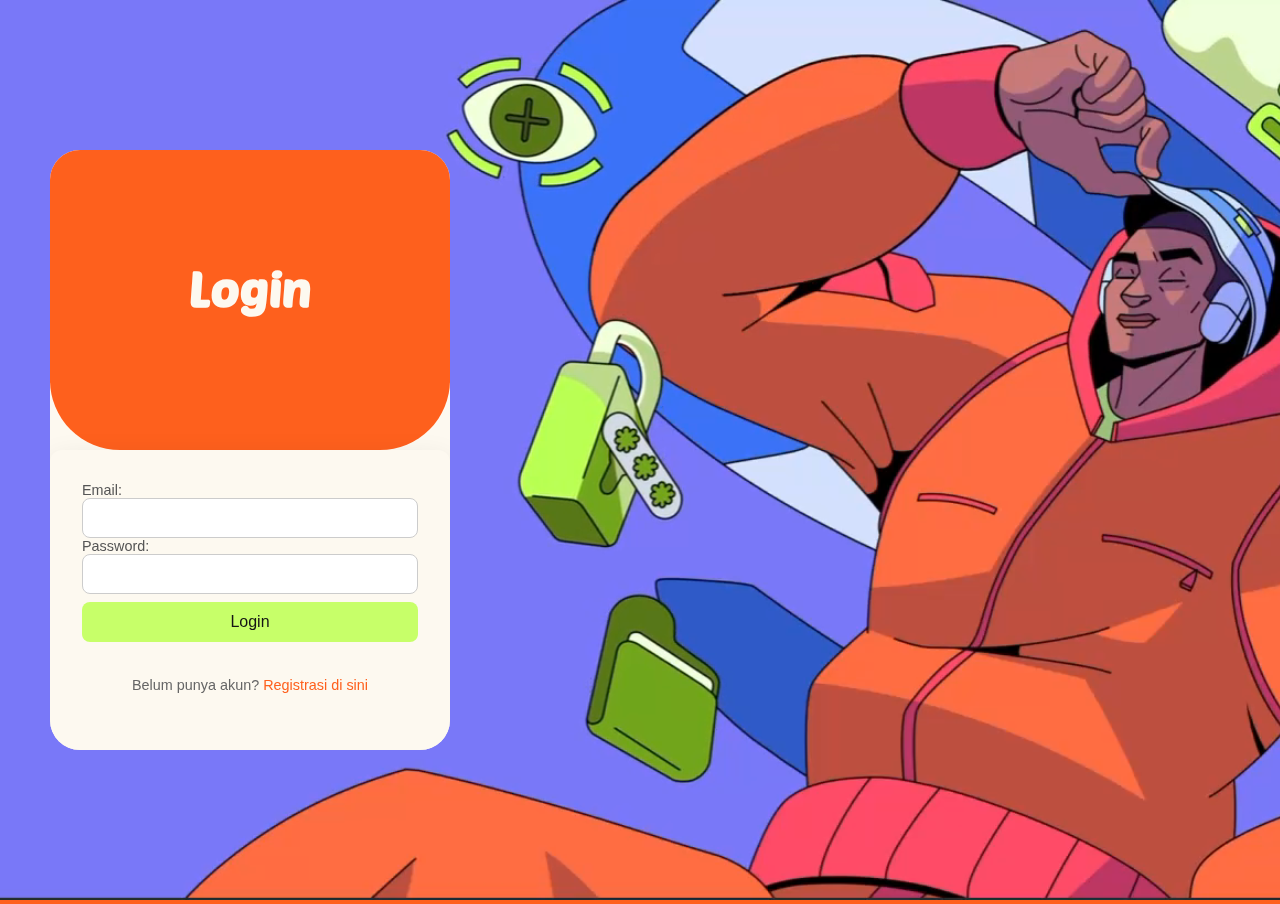
<file: index.html>
<!DOCTYPE html>
<html lang="id">
  <head>
    <meta charset="UTF-8" />
    <meta name="viewport" content="width=device-width, initial-scale=1.0" />
    <link rel="stylesheet" href="styles.css" />
    <title>Login dan Registrasi</title>
  </head>

  <body>

    <div class="video-bg">
        <video id="video" src="./Asset/login.mp4" autoplay muted loop></video>
      </div>

    <div class="container">
      <!-- Content-->
      <div class="Content">
          <h1>Login</h1>
      </div>

      <!-- Login Form -->
      <div id="loginForm">
        <form onsubmit="return handleLogin(event)">
          <label for="email">Email:</label>
          <input type="email" id="email" name="email" required />
          <label for="password">Password:</label>
          <input type="password" id="password" name="password" required />
          <button type="submit" id="button-login">Login</button>
          <div class="response"></div>
        </form>
        <p>Belum punya akun? <a href="#" onclick="toggleForms('register')">Registrasi di sini</a></p>
      </div>

      <!-- Register Form -->
      <div id="register" class="hidden">
        <form onsubmit="return handleRegister(event)">
          <label for="regFullname">Fullname:</label>
          <input type="text" id="regFullname" name="regFullname" required />
          <label for="regEmail">Email:</label>
          <input type="email" id="regEmail" name="regEmail" required />
          <label for="regPassword">Password:</label>
          <input type="password" id="regPassword" name="regPassword" required />
          <button type="submit" id="btn-regis">Registrasi</button>
          <p>Sudah punya akun? <a href="#" onclick="toggleForms('login')">Login di sini</a></p>
        </form>
        
      </div>
    </div>

    <script src="https://code.jquery.com/jquery-3.7.1.min.js"></script>

    <script>
      function toggleForms(form) {
        const loginForm = document.getElementById("loginForm");
        const registerDiv = document.getElementById("register");
        const Kontainer = document.querySelector(".container");
        const Konten = document.querySelector(".Content");
        const Judul = document.querySelector(".Content h1");
        console.log(Judul);

        if (form === "register") {
          loginForm.classList.add("hidden");
          registerDiv.classList.remove("hidden");
          Judul.innerHTML = "Registrasi";

        } else {
          loginForm.classList.remove("hidden");
          registerDiv.classList.add("hidden");
          Judul.innerHTML = "Login";
        }
      }

      function handleLogin(event) {
        event.preventDefault();

        var email = $("#email").val();
        var password = $("#password").val();

        if (!email || !password) {
          return alert("Kolom email dan password harus diisi!");
        }

        $.ajax({
          url: "https://api-todo-list-pbw.vercel.app/auth/login",
          type: "POST",
          dataType: "json",
          data: {
            email: email,
            password: password,
          },
          beforeSend: function () {
            $("#button-login").text("Mohon tunggu...");
          },
          success: function (response) {
            $("#button-login").text("Login");

            if (response.status) {
              localStorage.setItem("token", response.data.token);
              localStorage.setItem("email", response.data.email);

              window.location.href = "todo.html";
            } else {
              alert("Login gagal: " + response.message);
            }
          },
          error: function (xhr, status, error) {
            $("#button-login").text("Login");
            $(".response").html("Error: " + xhr.status + " - " + error);
          },
        });
      }

      function handleRegister(event) {
        event.preventDefault();

        var fullname = $("#regFullname").val();
        var email = $("#regEmail").val();
        var password = $("#regPassword").val();
        if (!fullname || !email || !password) {
          return alert("Kolom fullname, email, dan password harus diisi!");
        }

        $.ajax({
          url: "https://api-todo-list-pbw.vercel.app/auth/register",
          type: "POST",
          dataType: "json",
          contentType: "application/json",
          data: JSON.stringify({
            email: email,
            fullName: fullname,
            password: password,
          }),
          beforeSend: function () {
            $("#btn-regis").text("Mohon tunggu...");
          },
          success: function (response) {
            $("#btn-regis").text("Registrasi");
            alert("Registrasi berhasil! Silakan login.");
            toggleForms("login");
          },
          error: function (xhr, status, error) {
            $("#btn-regis").text("Registrasi");
            alert("Registrasi gagal: " + xhr.responseText);
          },
        });
      }
    </script>
  </body>
</html>
</file>
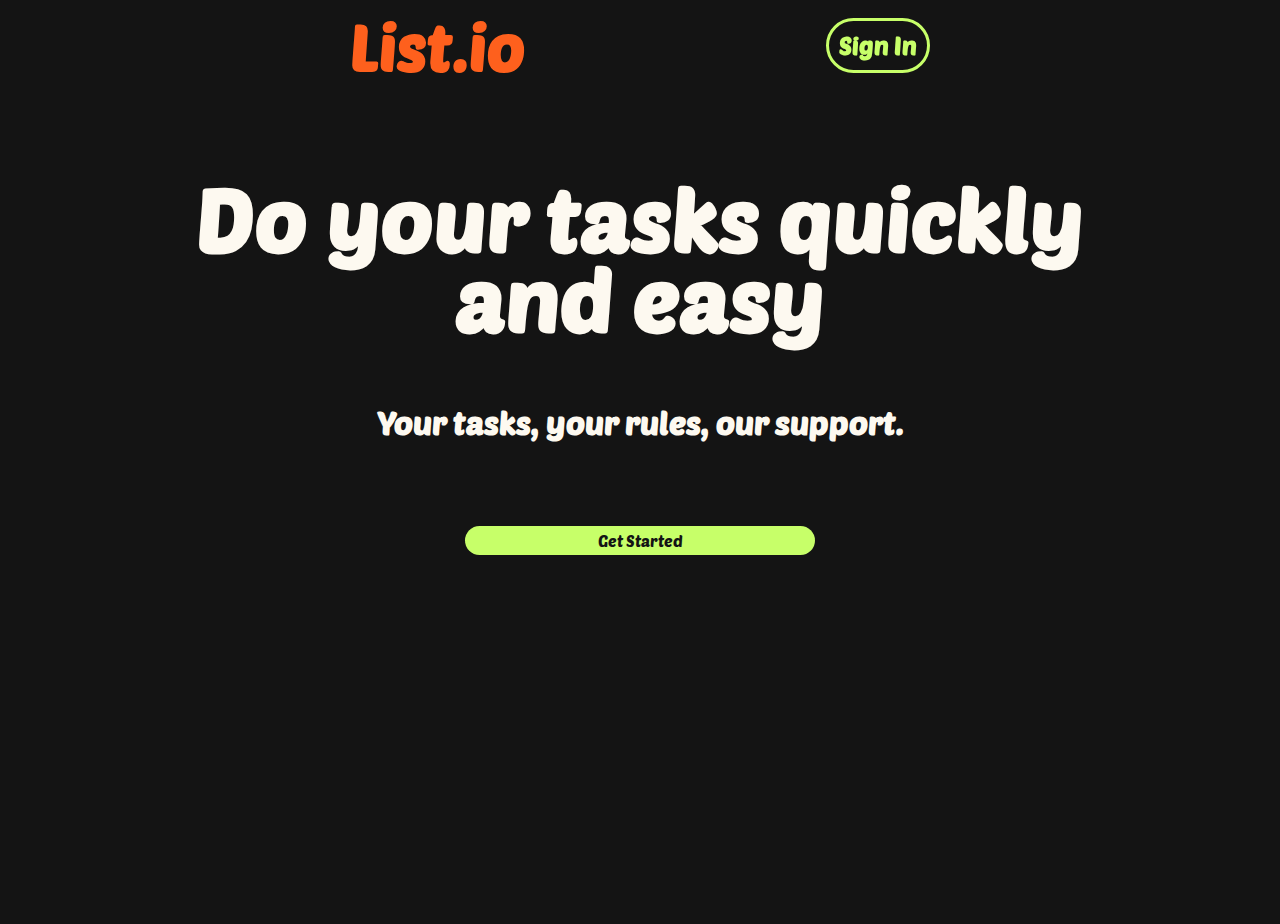
<file: LandingPage.html>
<!DOCTYPE html>
<html lang="en">
  <head>
    <meta charset="UTF-8" />
    <meta name="viewport" content="width=device-width, initial-scale=1.0" />
    <title>Document</title>
    <link rel="stylesheet" href="LandingPage.css" />
    <!-- GSAP CDN -->
    <script src="https://cdnjs.cloudflare.com/ajax/libs/gsap/3.12.2/gsap.min.js"></script>
  </head>

  <body>
    <nav>
      <h1>List.io</h1>
      <a href="./index.html"> Sign In</a>
    </nav>

    <section>
      <h1 class="headline">
        Do your tasks quickly<br />
        and easy
      </h1>
      <h1>Your tasks, your rules, our support.</h1>
      <a href="./index.html">Get Started</a>

      <div class="icon">
        <img src="./Asset/1.png" alt="" />
        <img src="./Asset/2.png" alt="" />
        <img src="./Asset/3.png" alt="" />
        <img src="./Asset/4.png" alt="" />
        <img src="./Asset/5.png" alt="" />
      </div>
    </section>

    <script>
      const images = document.querySelectorAll('.icon img');
    
      function randomizeAnimations() {
        images.forEach((img) => {
          img.style.animation = 'none';
          img.offsetHeight; // Trigger reflow
    
          const delay = Math.random() * 2;
          const duration = 4 + Math.random(); // tetap random tapi smooth
    
          img.style.animation = `popLoop ${duration}s ease-in-out ${delay}s infinite`;
        });
      }
    
      randomizeAnimations();
    </script>
    
    
    
  </body>
</html>
</file>
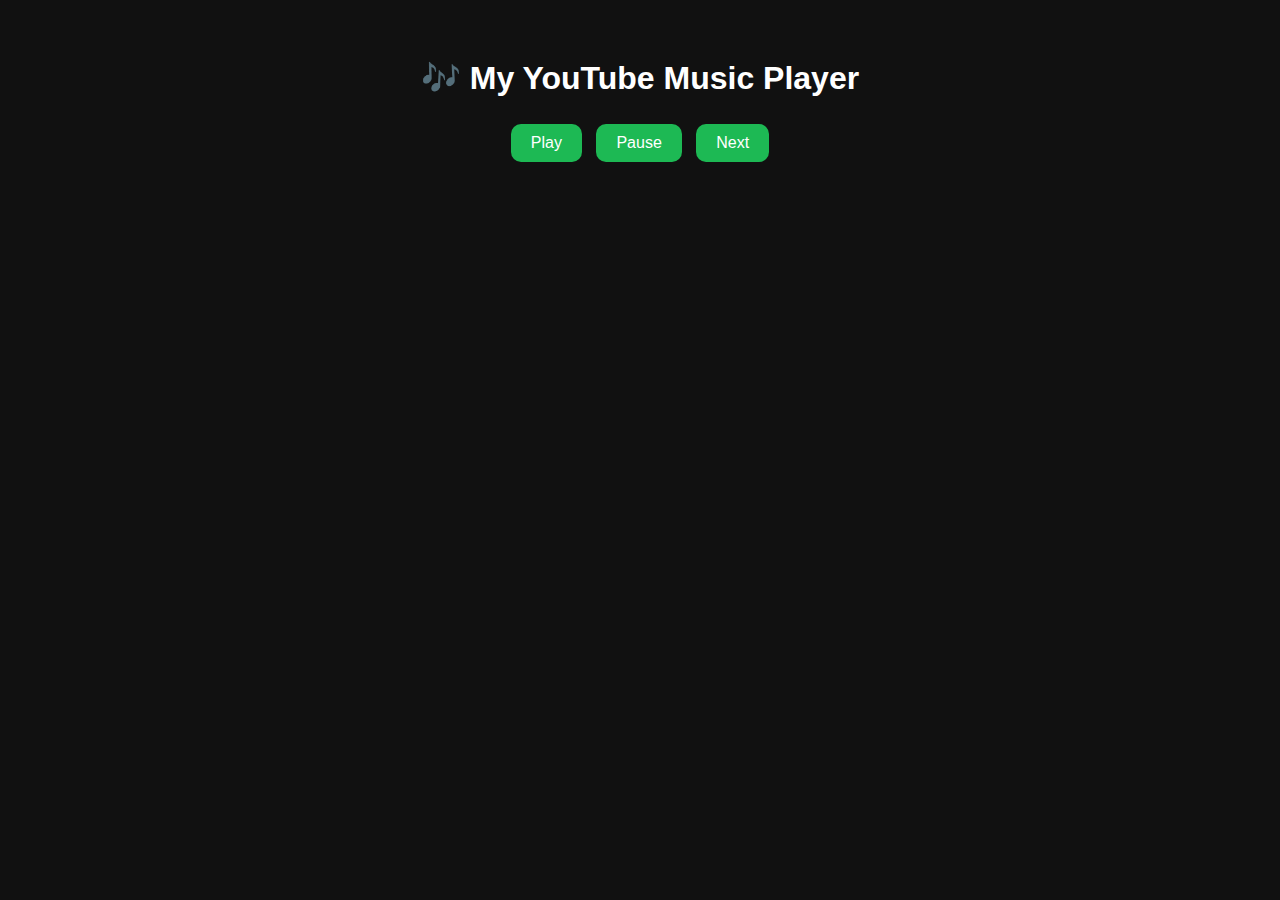
<file: test2.html>
<!DOCTYPE html>
<html lang="id">
<head>
  <meta charset="UTF-8">
  <title>Music Player</title>
  <style>
    body {
      font-family: sans-serif;
      text-align: center;
      padding: 30px;
      background-color: #111;
      color: #fff;
    }
    #player {
      margin-bottom: 20px;
    }
    button {
      margin: 5px;
      padding: 10px 20px;
      font-size: 16px;
      border-radius: 10px;
      border: none;
      background: #1db954;
      color: white;
      cursor: pointer;
    }
    button:hover {
      background: #1ed760;
    }
  </style>
</head>
<body>

  <h1>🎶 My YouTube Music Player</h1>
  <div id="player"></div>

  <div>
    <button onclick="playVideo()">Play</button>
    <button onclick="pauseVideo()">Pause</button>
    <button onclick="nextVideo()">Next</button>
  </div>

  <script>
    var tag = document.createElement('script');
    tag.src = "https://www.youtube.com/iframe_api";
    document.body.appendChild(tag);

    var player;
    var playlist = ["nNVgZaip2Qk", "tGv7CUutzqU"]; // Ganti dengan ID lagu favoritmu
    var currentIndex = 0;

    function onYouTubeIframeAPIReady() {
      player = new YT.Player('player', {
        height: '360',
        width: '640',
        videoId: playlist[currentIndex],
        events: {
          'onReady': onPlayerReady
        }
      });
    }

    function onPlayerReady(event) {
      event.target.playVideo();
    }

    function playVideo() {
      player.playVideo();
    }

    function pauseVideo() {
      player.pauseVideo();
    }

    function nextVideo() {
      currentIndex = (currentIndex + 1) % playlist.length;
      player.loadVideoById(playlist[currentIndex]);
    }
  </script>

</body>
</html>
</file>
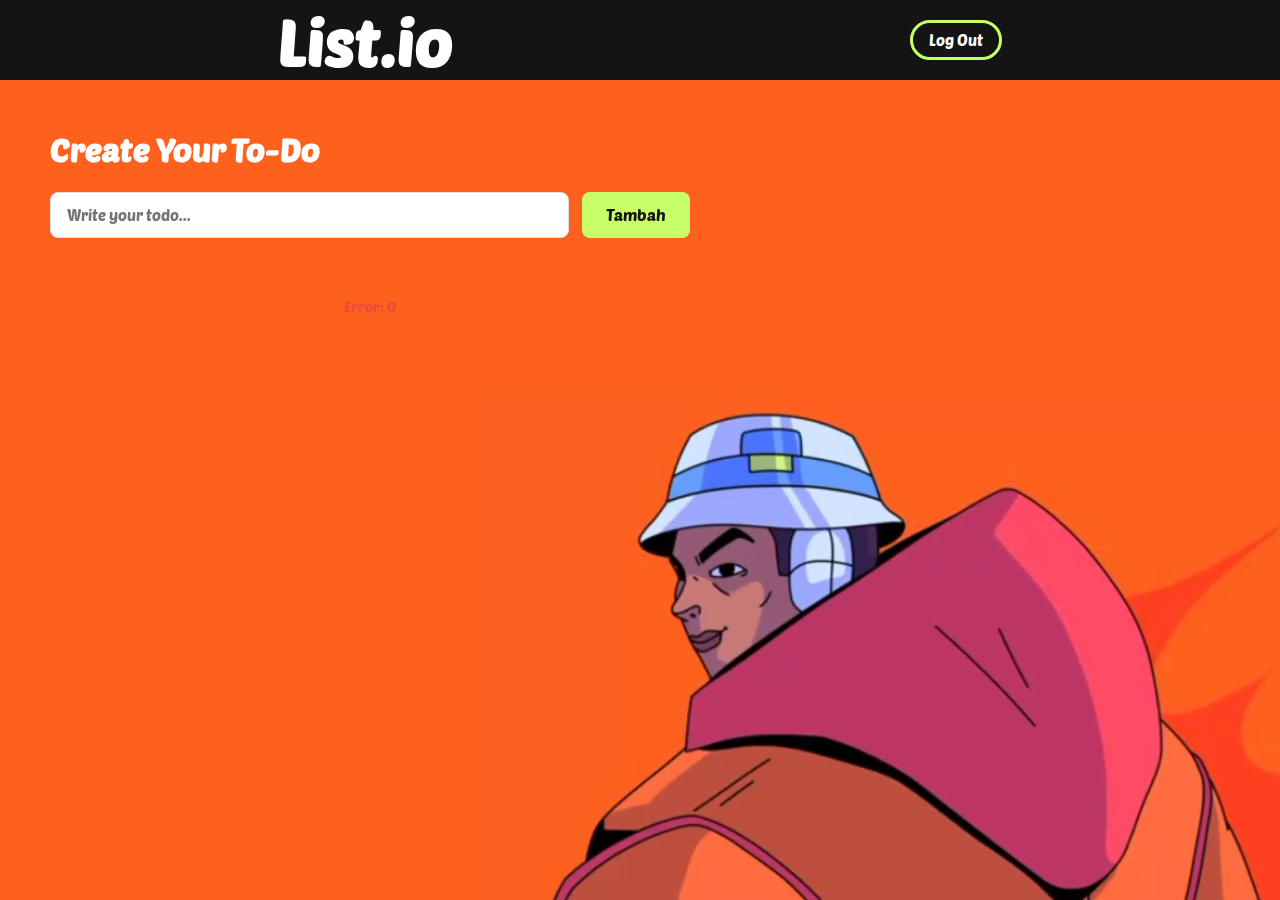
<file: todo.html>
<!DOCTYPE html>
<html lang="id">
  <head>
    <meta charset="UTF-8" />
    <meta name="viewport" content="width=device-width, initial-scale=1.0" />
    <title>To-Do List</title>
    <link rel="stylesheet" href="styletodo.css" />
  </head>
  <body>
    <video src="./Asset/todo v2.mp4" autoplay muted loop class="video-bg"></video>

    <nav>
      <h1>List.io</h1>
      <button onclick="logout()">Log Out</button>
    </nav>

    <div class="main">

      <div class="Create">
        <h1>Create Your To-Do</h1>
        <div class="input-section">
          <input type="text" id="todo-input" placeholder="Write your todo..." />
          <button onclick="addTodo()">Tambah</button>
        </div>
      </div>

      <div class="list-todo">
        <div id="todo-list" class="todo-grid"></div>
        <div class="response"></div>
      </div>


    </div>

    <script src="https://code.jquery.com/jquery-3.7.1.min.js"></script>
    <script src="script.js"></script>
  </body>
</html>
</file>
<file: styles.css>
@font-face {
  font-family: "Poku";
  src: url(./Font/PoetsenOne-Regular.ttf);
}

:root {
  --Primary-Color: #141414;      /* Teks utama, latar gelap */
  --Secondary-Color: #FDF9F0;    /* Latar utama, form, input */
  --Accent-Color: #FE601D;       /* Aksen interaktif, link */
  --Success-Color: #C7FF69;      /* Aksi positif (tombol) */
  --Neutral-Gray: #CCCCCC;       /* Opsional: border/input placeholder */
}

/* Global Styles */
* {
  margin: 0;
  padding: 0;
  box-sizing: border-box;
  font-family: 'Segoe UI', Tahoma, Geneva, Verdana, sans-serif;
}

/* Card  */
#loginForm, #register {
  background: white;
  border-radius: 12px;
  box-shadow: 0 10px 30px rgba(0, 0, 0, 0.1);
  font-family: "Poku";
}

input {
  height: 40px; /* contoh */
  padding: 0 1rem; /* padding atas-bawah bisa diatur lebih kecil */
}

body {
  background-color: var(--Accent-Color);
  width: 100vw;
  height: 100vh;
  display: flex;

  align-items: center;
  color: var(--Primary-Color);
  position: relative;
  overflow: hidden;
}

.video-bg {
  position: absolute;
  top: 0;
  left: 0;
  width: 100vw;
  height: 100vh;
  z-index: -1;
}

.video-bg video {
  width: 100%;
  height: 100%;
  object-fit: cover;
}

.container {
  display: flex;
  flex-direction: column;
  margin-left: 50px;
  width: 400px;
  height: 600px;
  overflow: hidden;
  border-radius: 30px;
  background-color: var(--Secondary-Color);
}


.Content {
  height: 50%;
  width: 100%;
  border-radius: 0 0px 70px 70px;
  background-color: var(--Accent-Color);
  display: flex;
  align-items: center;
  justify-content: center;
}

.Content h1 {
  font-family: "Poku";
  color: var(--Secondary-Color);
  font-size: 3rem;
}

/* Card */
#loginForm, #register {
  width: 100%;
  height: 50%;
  background-color: var(--Secondary-Color);
  padding: 2rem;
  transition: all 0.3s ease;
}

.hidden {
  display: none;
}

/* Header */
h1 {
  font-size: 1.8rem;
  margin-bottom: 1.5rem;
  color: #2c3e50;
  color: var(--Primary-Color);
  text-align: center;
  font-weight: 600;
}



/* Form */
form {
  display: flex;
  flex-direction: column;
  justify-content: space-between;
}

label {
  font-size: 0.9rem;
  color: #555;
  font-weight: 500;
}

input {
  padding: 0.8rem 1rem;
  border: 1px solid #ddd;
  border: 1px solid var(--Neutral-Gray);
  border-radius: 8px;
  font-size: 0.95rem;
  transition: border 0.3s;
}

input:focus {
  outline: none;
  border-color: #4a90e2;
  box-shadow: 0 0 0 2px rgba(74, 144, 226, 0.2);
}

/* Button */
button {
  background-color: #4a90e2;
  color: white;
  background-color: var(--Success-Color);
  color: var(--Primary-Color);
  border: none;
  padding: 0.8rem;
  border-radius: 8px;
  font-size: 1rem;
  font-weight: 500;
  cursor: pointer;
  transition: background-color 0.3s;
  margin-top: 0.5rem;
  height: 40px;

  display: flex;
  align-items: center;
  justify-content: center;
}

button:hover {
  background-color: #3a7bc8;
  background-color: #b6f351; /* Sedikit lebih gelap dari --Success-Color */
}

/* Link */
p {
  text-align: center;
  color: #666;
  font-size: 0.9rem;
}

a {
  color: #4a90e2;
  color: var(--Accent-Color);
  text-decoration: none;
  font-weight: 500;
}

a:hover {
  text-decoration: underline;
}

/* Pesan */
.response {
  color: #e74c3c;
  font-size: 0.9rem;
  text-align: center;
  margin-top: 1rem;
  min-height: 1.2rem;
}
</file>
<file: LandingPage.css>
@font-face {
    font-family: "Poku";
    src: url(./Font/PoetsenOne-Regular.ttf);
}

:root {
    --Primary-Color : #141414;
    --Secondary-Color : #FDF9F0;
    --Third-Color : #FE601D;
    --Four-Color : #C7FF69;
}

/* Global Styles */

* {
  margin: 0;
  padding: 0;
  box-sizing: border-box;
  font-family: "Poku";
  color: var(--Secondary-Color);
}

body {
  width: 100vw;
  height: 100vh;
  background-color: var(--Primary-Color);
  overflow: hidden;
}

nav {
  display: flex;
  top: 0;
  position: sticky;
  justify-content: space-evenly;
  padding: 0px 50px;
  align-items: center;
  height: 10vh;
  width: 100vw;
  color: rgb(8, 8, 8);

  font-size: 2rem;
  margin-bottom: 1.5rem;
  font-weight: 600;
}

nav a {
  text-decoration: none;
  background-color: var(--Secondary-Color);
  display: inline-block;
  font-size: 1.5rem;
}

nav h1 {
  color: var(--Third-Color);
}

nav a {
  color: var(--Four-Color);
  border: solid 3px var(--Four-Color);
  background-color: var(--Primary-Color);
  font-size: 1.5rem;
  padding: 10px;
  border-radius: 40px;
  transition: all 0.3s ease;
}

nav a:hover {
  background-color: var(--Four-Color);
  color: var(--Primary-Color);
}

section {
  display: flex;
  align-items: center; /* Vertikal */
  justify-content: space-around; /* Horizontal */
  flex-direction: column;
  height: 90vh;
  padding: 20px;
  
}

section h1:nth-child(1) {
  font-size: 5.5rem;
}

section h1:nth-child(2) {
  font-size: 2rem;
}

section a {
  color: var(--Primary-Color);
  background-color: var(--Four-Color);
  text-decoration: none;
  font-size: 1rem;
  width: 350px;
  text-align: center;
  border-radius: 40px;
  padding: 5px;
  transition: all 0.3s ease;
  margin-top: 20px;

}

section a:hover {
  background-color: var(--Third-Color);
}

.headline {
  margin-top: 10px;
  font-size: 7rem;
  text-align: center;
  line-height: 80px;
}

.icon {
  width: 100vw;
  height: 250px;
  position: relative;
}

.icon img {
  position: absolute;
  width: 17%;
  top: 50%;
  transform: translateY(-50%) scale(0);
  opacity: 0;
  transition: transform 0.3s, opacity 0.3s;
}

/* Tempatkan gambar secara sejajar secara manual */
.icon img:nth-child(1) { left: 2%; }
.icon img:nth-child(2) { left: 21%; }
.icon img:nth-child(3) { left: 40%; }
.icon img:nth-child(4) { left: 59%; }
.icon img:nth-child(5) { left: 78%; }

@keyframes popLoop {
  0%, 100% {
    transform: translateY(-50%) scale(0);
    opacity: 0;
  }
  20%, 60% {
    transform: translateY(-50%) scale(1);
    opacity: 1;
  }
}
</file>
<file: styletodo.css>
@font-face {
    font-family: "Poku";
    src: url(./Font/PoetsenOne-Regular.ttf);
  }
  
  :root {
    --Primary-Color: #141414;      /* Teks utama, latar gelap */
    --Secondary-Color: #FDF9F0;    /* Latar utama, form, input */
    --Accent-Color: #FE601D;       /* Aksen interaktif, link */
    --Success-Color: #C7FF69;      /* Aksi positif (tombol) */
    --Neutral-Gray: #CCCCCC;       /* Opsional: border/input placeholder */
  }

/* Global Styles */
* {
    margin: 0;
    padding: 0;
    box-sizing: border-box;
    font-family: 'Poku';
}

body {
    background-color: var(--Accent-Color);
    height: 100vh;
    width: 100vw;
    color: #333;
    position: relative;
    overflow: hidden;
}

.video-bg {
    position: absolute;
    bottom: 0;
    right: 0;
    width: 800px;
    z-index: -1;
}


nav {
    top: 0;
    position: sticky;
    padding: 0px 50px;
    height: 10vh;
    width: 100vw;
    background-color: var(--Primary-Color);
    height: 80px;
    width: 100vw;
    display: flex;
    justify-content: space-around;
    align-items: center;
    color: white;
    font-size: 2rem;
}

nav button {
    color: white;
    border: 3px solid var(--Success-Color);
    border-radius: 20px;
    padding: 0.5rem 1rem;
    font-size: 0.95rem;
    cursor: pointer;
    background-color: var(--Primary-Color);
    transition: all 0.3s ease;
}

nav button:hover {
    background-color: var(--Success-Color);
    color: var(--Primary-Color);
}

.main {
    height: 85vh;
    padding: 50px;
    width: 100vw;
}

.Create {
    width: 50vw;
    color: white;
    display: flex;
    flex-direction: column;
    gap: 1.5rem;
}


/* Input */
.input-section {
    display: flex;
    gap: 0.8rem;
    margin-bottom: 1.5rem;
}

#todo-input {
    flex: 1;
    padding: 0.8rem 1rem;
    border: 1px solid #ddd;
    border-radius: 8px;
    font-size: 0.95rem;
}

#todo-input:focus {
    outline: none;
    border-color: #4a90e2;
    box-shadow: 0 0 0 2px rgba(74, 144, 226, 0.2);
}

.input-section button {
    background-color: var(--Success-Color);
    color: var(--Primary-Color);
    border: none;
    padding: 0 1.5rem;
    border-radius: 8px;
    font-size: 1rem;
    font-weight: 500;
    cursor: pointer;
    transition: background-color 0.3s;
}

.input-section button:hover {
    background-color: #3a7bc8;
}

.list-todo {
    width: 50vw;

}


/* Todo Listt */
#todo-list.todo-grid {
    display: flex;
    flex-wrap: wrap;
    gap: 16px;
    margin-top: 20px;
}

.todo-item {
    background-color: #f3f3f3;
    border-radius: 8px;
    padding: 12px;
    width: 200px;
    box-shadow: 0 2px 5px rgba(0,0,0,0.1);
    display: flex;
    flex-direction: column;
    justify-content: space-between;
}

.todo-item span {
    font-size: 16px;
    margin-bottom: 10px;
}

.todo-item div {
    display: flex;
    justify-content: space-between;
}

.edit-btn, .delete-btn {
    padding: 6px 10px;
    font-size: 14px;
    border: none;
    border-radius: 4px;
    cursor: pointer;
}

.edit-btn {
    background-color: #4CAF50;
    color: white;
}

.delete-btn {
    background-color: #f44336;
    color: white;
}



/* Pesan */
.response {
    color: #e74c3c;
    font-size: 0.9rem;
    text-align: center;
    margin: 1rem 0;
    min-height: 1.2rem;
}
</file>
